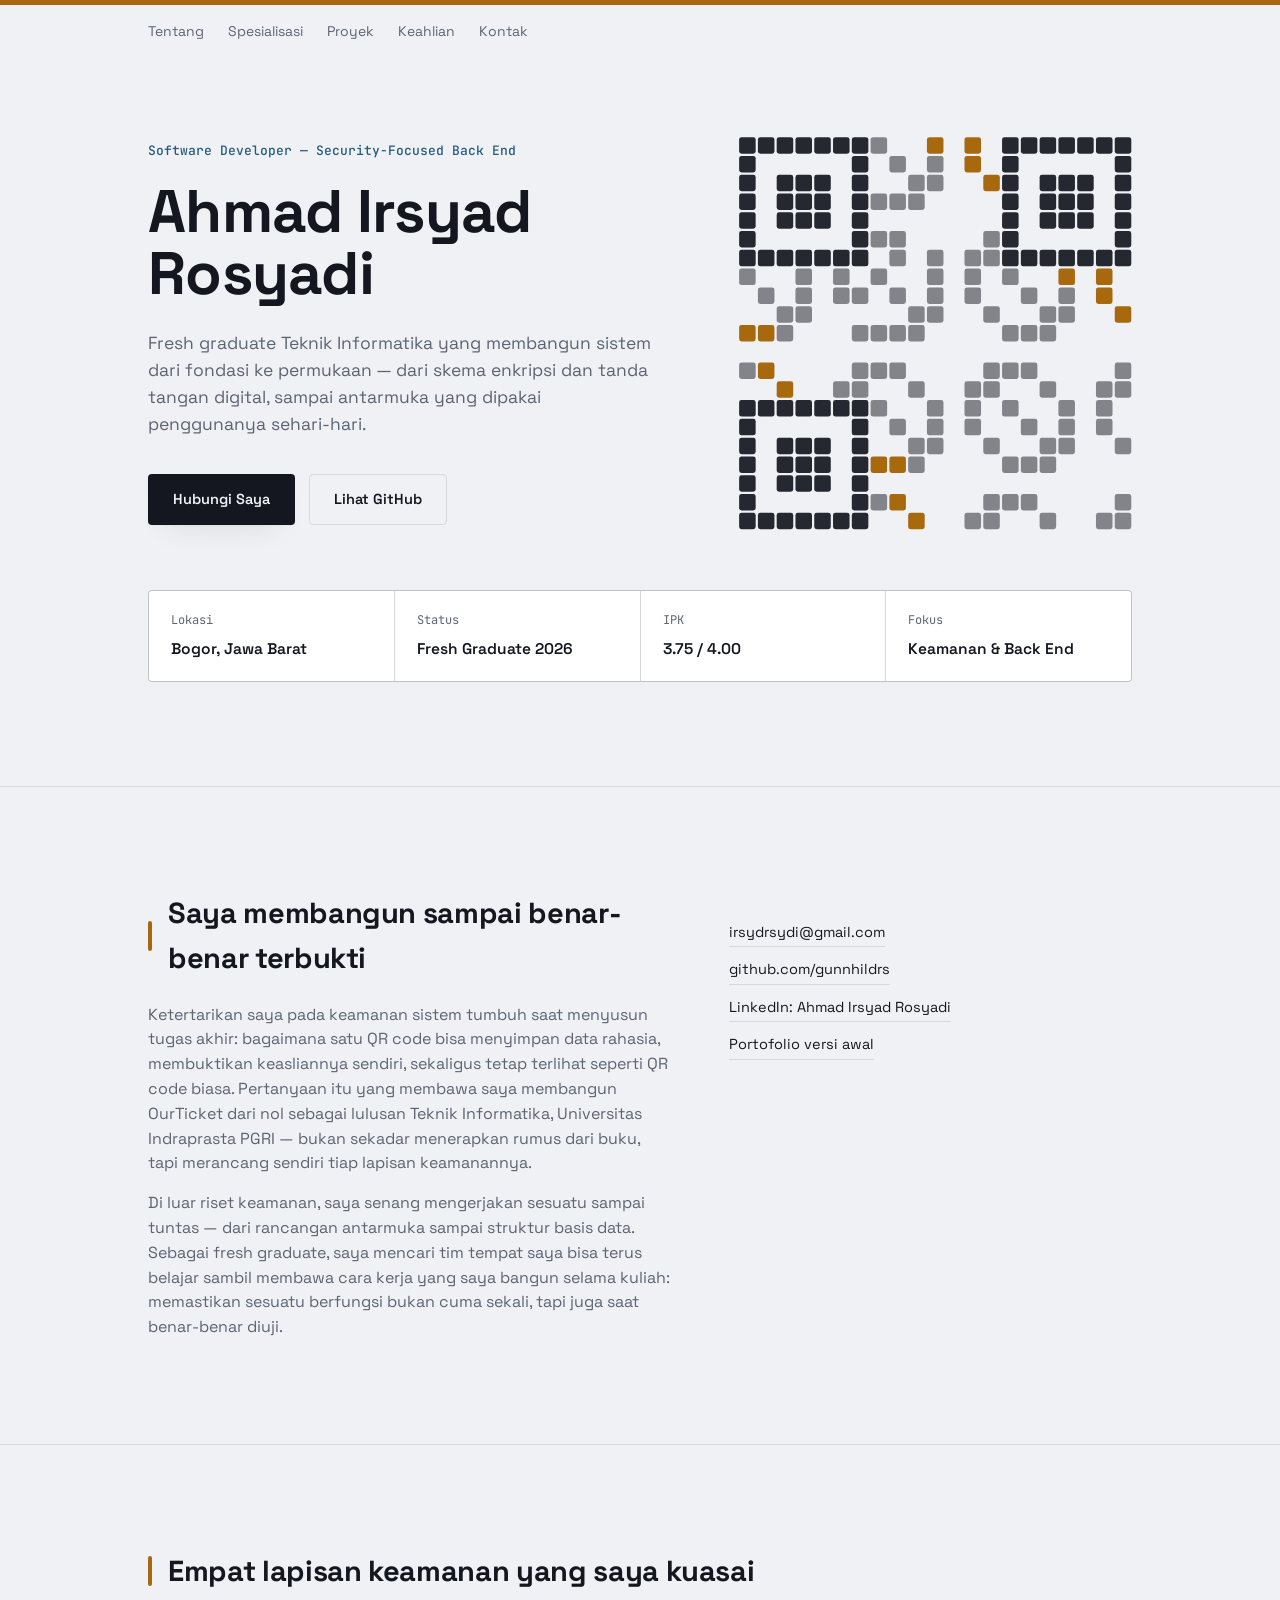
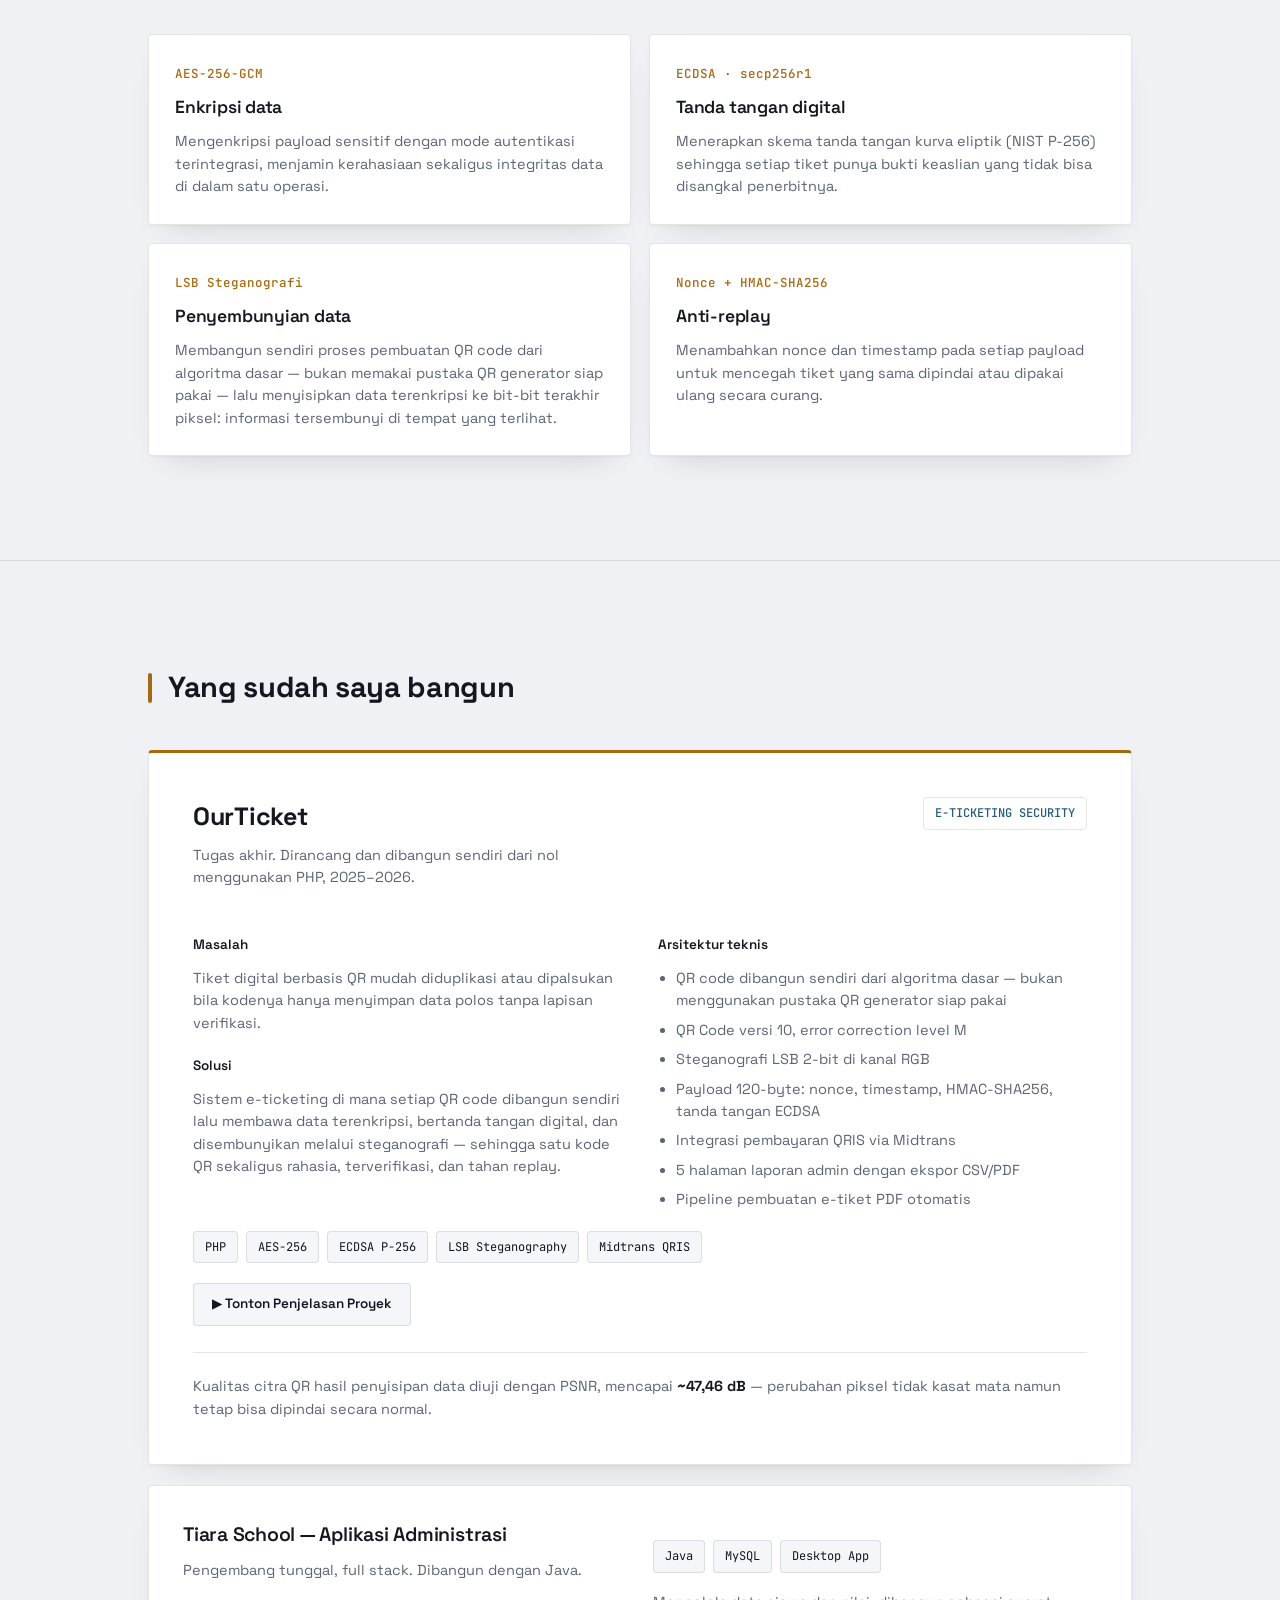
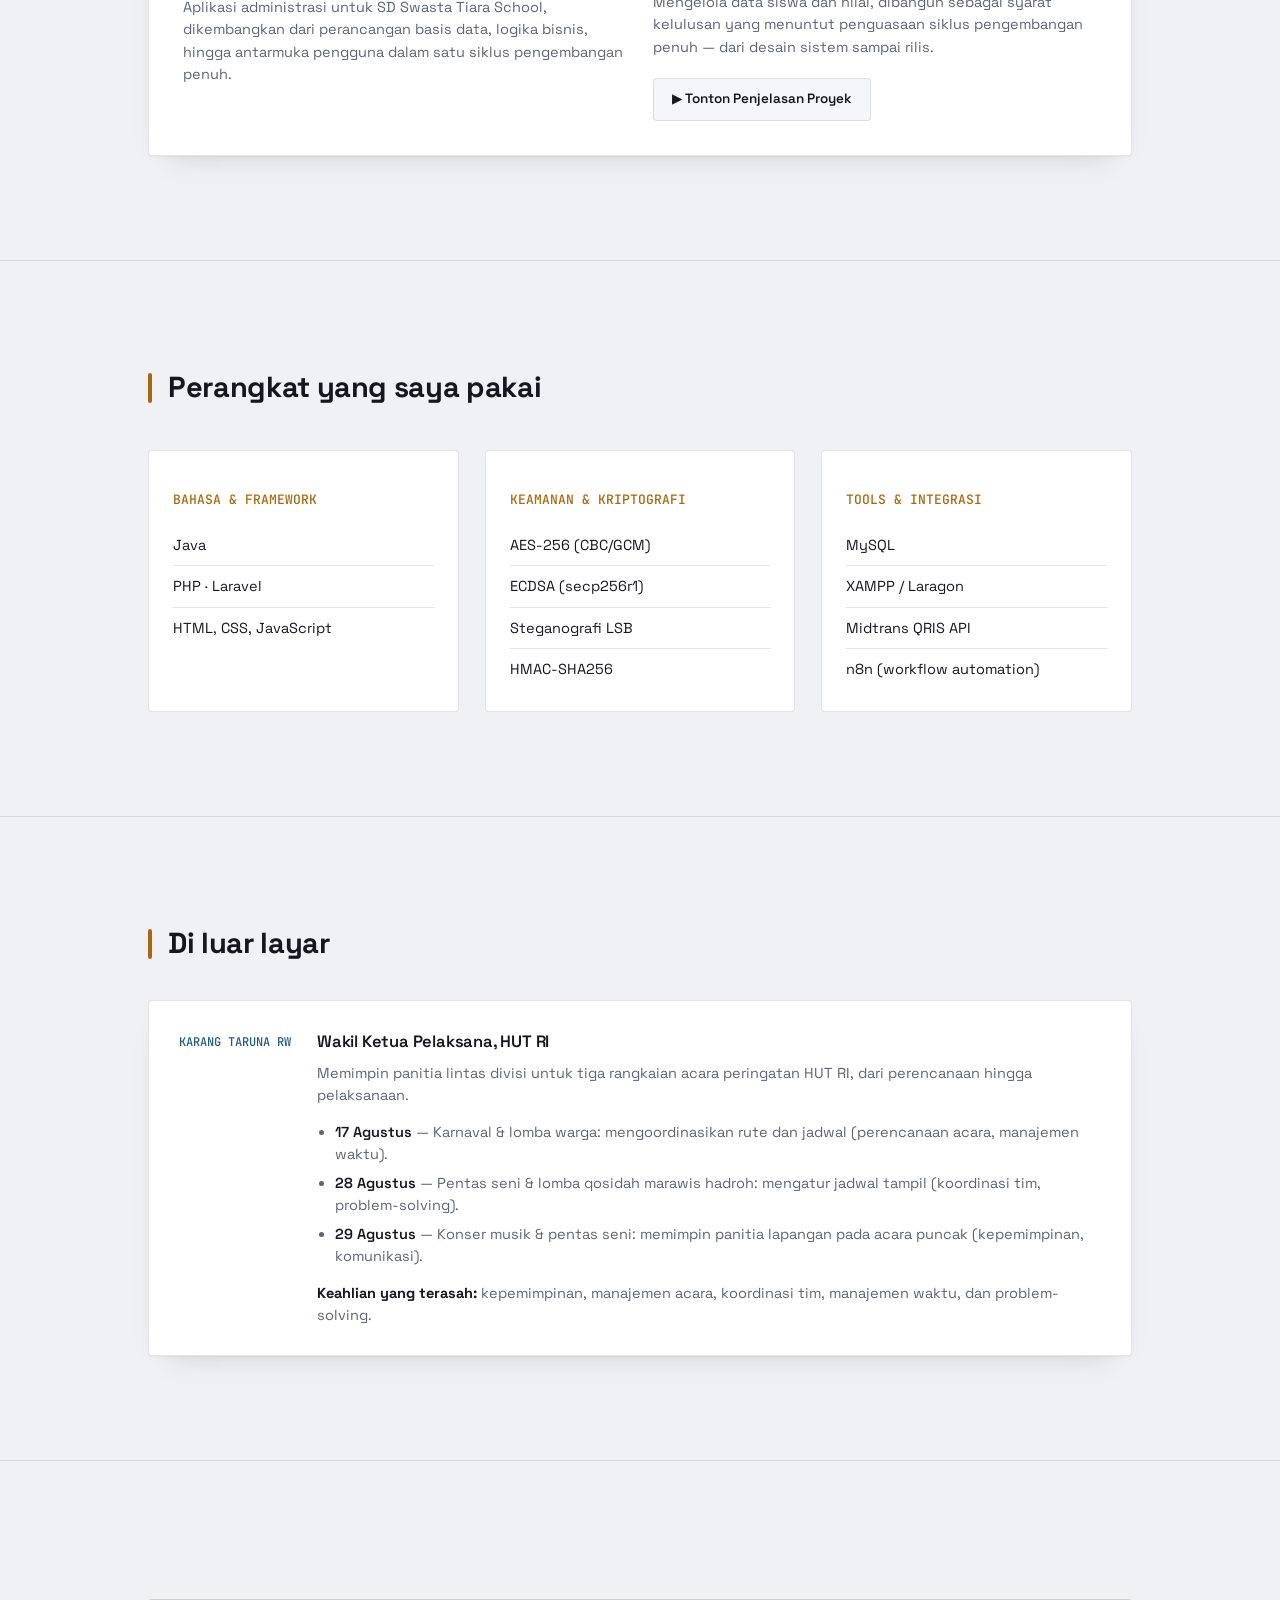
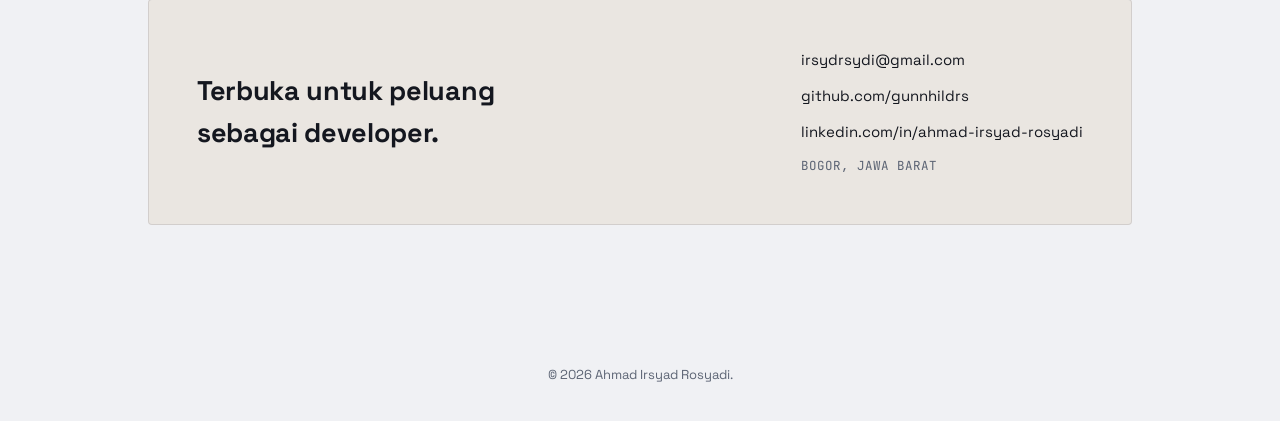
<file: debbugingindex.html>
<!DOCTYPE html>
<html lang="id">
<head>
<meta charset="UTF-8">
<meta name="viewport" content="width=device-width, initial-scale=1, viewport-fit=cover">
<title>Ahmad Irsyad Rosyadi — Software Developer</title>
<meta name="description" content="Portofolio Ahmad Irsyad Rosyadi, fresh graduate Teknik Informatika yang berfokus pada keamanan sistem dan pengembangan back end.">
<link rel="preconnect" href="https://fonts.googleapis.com">
<link rel="preconnect" href="https://fonts.gstatic.com" crossorigin>
<link href="https://fonts.googleapis.com/css2?family=Space+Grotesk:wght@400;500;600;700&family=JetBrains+Mono:wght@400;500;600&display=swap" rel="stylesheet">
<style>
  :root {
    --bg: #F0F1F4;
    --panel: #FFFFFF;
    --panel-2: #F5F6F9;
    --ink: #14171F;
    --mute: #5C6474;
    --gold: #A8690E;
    --gold-tint: rgba(168,105,14,0.08);
    --blue: #245C80;
    --border: rgba(20,23,31,0.11);
    --radius: 4px;
    --shadow: 0 1px 2px rgba(20,23,31,0.04), 0 14px 32px -20px rgba(20,23,31,0.22);
    box-sizing: border-box;
    padding-top: env(safe-area-inset-top, 0px);
    padding-bottom: env(safe-area-inset-bottom, 0px);
  }
  @media (prefers-color-scheme: dark) {
    :root:not([data-theme="light"]) {
      --bg: #0D0F15;
      --panel: #161A22;
      --panel-2: #1B202A;
      --ink: #EDEFF3;
      --mute: #8A93A6;
      --gold: #E2A94C;
      --gold-tint: rgba(226,169,76,0.10);
      --blue: #6FB6DE;
      --border: rgba(237,239,243,0.13);
      --shadow: 0 1px 2px rgba(0,0,0,0.3), 0 16px 40px -20px rgba(0,0,0,0.55);
    }
  }
  :root[data-theme="dark"] {
    --bg: #0D0F15;
    --panel: #161A22;
    --panel-2: #1B202A;
    --ink: #EDEFF3;
    --mute: #8A93A6;
    --gold: #E2A94C;
    --gold-tint: rgba(226,169,76,0.10);
    --blue: #6FB6DE;
    --border: rgba(237,239,243,0.13);
    --shadow: 0 1px 2px rgba(0,0,0,0.3), 0 16px 40px -20px rgba(0,0,0,0.55);
  }
  html { scroll-padding-top: env(safe-area-inset-top, 0px); scroll-behavior: smooth; }
  .letterhead-bar { height: 5px; background: var(--gold); width: 100%; }
  * { box-sizing: border-box; }
  body {
    margin: 0;
    background: var(--bg);
    color: var(--ink);
    font-family: "Space Grotesk", ui-sans-serif, system-ui, -apple-system, "Segoe UI", sans-serif;
    line-height: 1.55;
    -webkit-font-smoothing: antialiased;
  }
  .mono { font-family: "JetBrains Mono", ui-monospace, SFMono-Regular, Menlo, Consolas, monospace; }
  a { color: inherit; }
  img, svg { max-width: 100%; display: block; }

  .wrap { max-width: 1040px; margin: 0 auto; padding: 0 28px; }
  section { padding: 104px 0; border-bottom: 1px solid var(--border); }
  section:last-of-type { border-bottom: none; }
  h1, h2, h3 { margin: 0; font-weight: 700; letter-spacing: -0.012em; }
  p { margin: 0; }

  /* ---- nav ---- */
  .nav {
    position: sticky;
    top: env(safe-area-inset-top, 0px);
    z-index: 20;
    background: color-mix(in srgb, var(--bg) 86%, transparent);
    backdrop-filter: blur(12px);
    border-bottom: 1px solid transparent;
    transition: border-color .25s ease, box-shadow .25s ease;
  }
  .nav.is-scrolled { border-color: var(--border); box-shadow: 0 8px 24px -20px rgba(0,0,0,0.4); }
  .nav-inner {
    max-width: 1040px;
    margin: 0 auto;
    padding: 16px 28px;
    display: flex;
    align-items: center;
    justify-content: space-between;
    gap: 16px;
  }
  .nav-brand { display: flex; align-items: center; gap: 10px; text-decoration: none; }
  .nav-mark-badge {
    width: 28px; height: 28px;
    border-radius: 6px;
    background: var(--ink);
    color: var(--bg);
    display: flex; align-items: center; justify-content: center;
    font-family: "JetBrains Mono", monospace;
    font-size: 12px; font-weight: 600;
    flex: 0 0 auto;
  }
  .nav-brand span.name { font-weight: 600; font-size: 14.5px; white-space: nowrap; }
  .nav-links { display: flex; gap: 24px; list-style: none; margin: 0; padding: 0; font-size: 14px; overflow-x: auto; }
  .nav-links a { text-decoration: none; color: var(--mute); white-space: nowrap; transition: color .15s ease; }
  .nav-links a:hover { color: var(--ink); }

  /* ---- hero ---- */
  .hero { padding-top: 76px; }
  .hero-grid { display: grid; grid-template-columns: 1.15fr 0.85fr; gap: 56px; align-items: center; }
  .eyebrow-role { font-family: "JetBrains Mono", monospace; font-size: 13px; color: var(--blue); margin-bottom: 20px; display: block; font-weight: 500; }
  .hero h1 { font-size: clamp(38px, 5.6vw, 60px); line-height: 1.04; }
  .hero-lede { margin-top: 24px; max-width: 46ch; color: var(--mute); font-size: 17.5px; }
  .hero-cta { display: flex; gap: 14px; margin-top: 36px; flex-wrap: wrap; }
  .btn {
    display: inline-flex; align-items: center; gap: 8px;
    padding: 13px 24px;
    border-radius: var(--radius);
    text-decoration: none;
    font-size: 14.5px;
    font-weight: 600;
    border: 1px solid transparent;
    transition: transform .15s ease, box-shadow .15s ease, background .15s ease;
  }
  .btn-primary { background: var(--ink); color: var(--bg); box-shadow: var(--shadow); }
  .btn-primary:hover { transform: translateY(-1px); }
  .btn-ghost { border-color: var(--border); color: var(--ink); }
  .btn-ghost:hover { background: var(--panel-2); }
  .btn-video { border-color: var(--border); background: var(--panel-2); color: var(--ink); font-size: 13.5px; padding: 10px 18px; margin-top: 20px; }
  .btn-video:hover { border-color: var(--gold); color: var(--gold); background: var(--gold-tint); }
  .hero-visual svg { width: 100%; height: auto; }

  .facts { margin-top: 60px; display: grid; grid-template-columns: repeat(4, 1fr); gap: 1px; background: var(--border); border: 1px solid var(--border); border-radius: var(--radius); overflow: hidden; }
  .fact { background: var(--panel); padding: 20px 22px; }
  .fact-label { font-size: 12px; color: var(--mute); font-family: "JetBrains Mono", monospace; }
  .fact-value { margin-top: 7px; font-size: 15.5px; font-weight: 600; }

  /* ---- section head device ---- */
  .section-head { display: flex; align-items: center; gap: 16px; margin-bottom: 22px; }
  .accent-bar { width: 4px; height: 30px; background: var(--gold); border-radius: 2px; flex: 0 0 auto; }
  .section-head h2 { font-size: 29px; }

  /* ---- about ---- */
  .about-grid { display: grid; grid-template-columns: 1.3fr 1fr; gap: 56px; }
  .about p { color: var(--mute); font-size: 16px; max-width: 60ch; }
  .about p + p { margin-top: 15px; }
  .about-links { margin-top: 30px; display: flex; flex-direction: column; gap: 11px; font-size: 14.5px; }
  .about-links a { text-decoration: none; border-bottom: 1px solid var(--border); padding-bottom: 3px; width: fit-content; transition: border-color .15s ease, color .15s ease; }
  .about-links a:hover { border-color: var(--gold); color: var(--gold); }

  /* ---- specialisasi ---- */
  .spec-grid { display: grid; grid-template-columns: repeat(2, 1fr); gap: 18px; margin-top: 40px; }
  .spec-card {
    background: var(--panel);
    border: 1px solid var(--border);
    padding: 26px;
    border-radius: var(--radius);
    box-shadow: var(--shadow);
    transition: transform .18s ease, box-shadow .18s ease;
  }
  .spec-card:hover { transform: translateY(-2px); }
  .spec-tag { font-family: "JetBrains Mono", monospace; font-size: 12.5px; color: var(--gold); display: inline-block; margin-bottom: 11px; font-weight: 500; }
  .spec-card h3 { font-size: 17.5px; margin-bottom: 9px; font-weight: 600; }
  .spec-card p { color: var(--mute); font-size: 14.5px; }

  /* ---- projects ---- */
  .project-case {
    background: var(--panel);
    border: 1px solid var(--border);
    border-top: 3px solid var(--gold);
    border-radius: var(--radius);
    padding: 44px;
    margin-top: 40px;
    box-shadow: var(--shadow);
  }
  .project-head { display: flex; justify-content: space-between; align-items: flex-start; gap: 20px; flex-wrap: wrap; }
  .project-head h3 { font-size: 25px; }
  .project-role { color: var(--mute); font-size: 14.5px; margin-top: 8px; max-width: 52ch; }
  .project-badge { font-family: "JetBrains Mono", monospace; font-size: 12px; color: var(--blue); border: 1px solid var(--border); padding: 6px 11px; border-radius: var(--radius); white-space: nowrap; font-weight: 500; }
  .project-body { margin-top: 28px; display: grid; grid-template-columns: 1fr 1fr; gap: 36px; }
  .project-col h4 { font-size: 13.5px; color: var(--ink); font-weight: 600; margin-bottom: 11px; }
  .project-col p, .project-col li { font-size: 14.5px; color: var(--mute); }
  .project-col ul { margin: 0; padding-left: 18px; }
  .project-col li + li { margin-top: 7px; }
  .spec-chips { display: flex; flex-wrap: wrap; gap: 8px; margin-top: 20px; }
  .chip { font-family: "JetBrains Mono", monospace; font-size: 12px; padding: 6px 11px; background: var(--panel-2); border: 1px solid var(--border); border-radius: var(--radius); color: var(--ink); }
  .project-result { margin-top: 26px; padding-top: 22px; border-top: 1px solid var(--border); font-size: 14.5px; color: var(--mute); }
  .project-result strong { color: var(--ink); }

  .project-secondary {
    background: var(--panel);
    border: 1px solid var(--border);
    border-radius: var(--radius);
    padding: 34px;
    margin-top: 20px;
    display: grid;
    grid-template-columns: 1fr 1fr;
    gap: 26px;
    align-items: start;
    box-shadow: var(--shadow);
  }
  .project-secondary h3 { font-size: 19.5px; font-weight: 600; }
  .project-secondary .project-role { margin-bottom: 15px; }
  .project-secondary p { color: var(--mute); font-size: 14.5px; }

  /* ---- skills ---- */
  .skills-grid { margin-top: 40px; display: grid; grid-template-columns: repeat(3, 1fr); gap: 26px; }
  .skill-group { background: var(--panel); border: 1px solid var(--border); border-radius: var(--radius); padding: 22px 24px; }
  .skill-group h4 { font-size: 13px; font-family: "JetBrains Mono", monospace; color: var(--gold); margin-bottom: 14px; font-weight: 500; }
  .skill-group ul { list-style: none; margin: 0; padding: 0; }
  .skill-group li { font-size: 14.5px; padding: 9px 0; border-bottom: 1px solid var(--border); }
  .skill-group li:last-child { border-bottom: none; }

  /* ---- org ---- */
  .org-card {
    margin-top: 34px;
    display: flex;
    gap: 26px;
    align-items: flex-start;
    background: var(--panel);
    border: 1px solid var(--border);
    border-radius: var(--radius);
    padding: 28px 30px;
    box-shadow: var(--shadow);
  }
  .org-mark { font-family: "JetBrains Mono", monospace; font-size: 12px; color: var(--blue); padding-top: 4px; white-space: nowrap; font-weight: 500; }
  .org-card h3 { font-size: 16.5px; margin-bottom: 7px; font-weight: 600; }
  .org-card p { color: var(--mute); font-size: 14.5px; }
  .org-card ul { margin: 14px 0 0; padding-left: 18px; }
  .org-card li { font-size: 14.5px; color: var(--mute); }
  .org-card li + li { margin-top: 6px; }
  .org-card li strong { color: var(--ink); font-weight: 600; }

  /* ---- contact ---- */
  .contact-panel {
    margin-top: 34px;
    background: var(--gold-tint);
    border: 1px solid var(--border);
    border-radius: var(--radius);
    padding: 48px;
    display: grid;
    grid-template-columns: 1fr auto;
    gap: 24px;
    align-items: center;
  }
  .contact-panel h2 { font-size: 27px; max-width: 20ch; font-weight: 700; }
  .contact-links { display: flex; flex-direction: column; gap: 13px; }
  .contact-links a { text-decoration: none; font-size: 15px; display: flex; align-items: center; gap: 10px; transition: color .15s ease; }
  .contact-links a:hover { color: var(--gold); }
  .contact-links .mono { color: var(--mute); font-size: 12.5px; }

  footer { padding: 36px 0 calc(36px + env(safe-area-inset-bottom, 0px)); text-align: center; color: var(--mute); font-size: 13px; }

  @media (max-width: 780px) {
    .hero-grid { grid-template-columns: 1fr; }
    .hero-visual { order: -1; max-width: 220px; margin: 0 auto; }
    .facts { grid-template-columns: repeat(2, 1fr); }
    .about-grid { grid-template-columns: 1fr; }
    .spec-grid { grid-template-columns: 1fr; }
    .project-body { grid-template-columns: 1fr; }
    .project-secondary { grid-template-columns: 1fr; }
    .skills-grid { grid-template-columns: 1fr 1fr; }
    .contact-panel { grid-template-columns: 1fr; text-align: left; }
    section { padding: 72px 0; }
  }
  @media (max-width: 480px) {
    .skills-grid { grid-template-columns: 1fr; }
  }

  @media (prefers-reduced-motion: no-preference) {
    .hero-visual rect { animation: reveal .45s ease backwards; }
  }
  @keyframes reveal {
    from { opacity: 0; transform: scale(0.5); transform-origin: center; }
    to { opacity: 1; transform: scale(1); }
  }
</style>
</head>
<body>

<div class="letterhead-bar" aria-hidden="true"></div>

<header class="nav" id="siteNav">
  <div class="nav-inner">
    
    <ul class="nav-links">
      <li><a href="#tentang">Tentang</a></li>
      <li><a href="#spesialisasi">Spesialisasi</a></li>
      <li><a href="#proyek">Proyek</a></li>
      <li><a href="#keahlian">Keahlian</a></li>
      <li><a href="#kontak">Kontak</a></li>
    </ul>
  </div>
</header>

<main>

  <section class="hero" id="home">
    <div class="wrap hero-grid">
      <div>
        <span class="eyebrow-role mono">Software Developer — Security-Focused Back End</span>
        <h1>Ahmad Irsyad<br>Rosyadi</h1>
        <p class="hero-lede">Fresh graduate Teknik Informatika yang membangun sistem dari fondasi ke permukaan — dari skema enkripsi dan tanda tangan digital, sampai antarmuka yang dipakai penggunanya sehari-hari.</p>
        <div class="hero-cta">
          <a class="btn btn-primary" href="mailto:irsydrsydi@gmail.com">Hubungi Saya</a>
          <a class="btn btn-ghost" href="https://github.com/gunnhildrs" target="_blank" rel="noopener">Lihat GitHub</a>
        </div>
      </div>
      <div class="hero-visual" aria-hidden="true">
        <svg viewBox="0 0 210 210" xmlns="http://www.w3.org/2000/svg">
          <g id="grid"></g>
        </svg>
      </div>
    </div>

    <div class="wrap">
      <div class="facts">
        <div class="fact">
          <div class="fact-label mono">Lokasi</div>
          <div class="fact-value">Bogor, Jawa Barat</div>
        </div>
        <div class="fact">
          <div class="fact-label mono">Status</div>
          <div class="fact-value">Fresh Graduate 2026</div>
        </div>
        <div class="fact">
          <div class="fact-label mono">IPK</div>
          <div class="fact-value">3.75 / 4.00</div>
        </div>
        <div class="fact">
          <div class="fact-label mono">Fokus</div>
          <div class="fact-value">Keamanan &amp; Back End</div>
        </div>
      </div>
    </div>
  </section>

  <section class="about" id="tentang">
    <div class="wrap about-grid">
      <div>
        <div class="section-head"><span class="accent-bar"></span><h2>Saya membangun sampai benar-benar terbukti</h2></div>
        <p>Ketertarikan saya pada keamanan sistem tumbuh saat menyusun tugas akhir: bagaimana satu QR code bisa menyimpan data rahasia, membuktikan keasliannya sendiri, sekaligus tetap terlihat seperti QR code biasa. Pertanyaan itu yang membawa saya membangun OurTicket dari nol sebagai lulusan Teknik Informatika, Universitas Indraprasta PGRI — bukan sekadar menerapkan rumus dari buku, tapi merancang sendiri tiap lapisan keamanannya.</p>
        <p>Di luar riset keamanan, saya senang mengerjakan sesuatu sampai tuntas — dari rancangan antarmuka sampai struktur basis data. Sebagai fresh graduate, saya mencari tim tempat saya bisa terus belajar sambil membawa cara kerja yang saya bangun selama kuliah: memastikan sesuatu berfungsi bukan cuma sekali, tapi juga saat benar-benar diuji.</p>
      </div>
      <div class="about-links">
        <a href="mailto:irsydrsydi@gmail.com">irsydrsydi@gmail.com</a>
        <a href="https://github.com/gunnhildrs" target="_blank" rel="noopener">github.com/gunnhildrs</a>
        <a href="https://www.linkedin.com/in/ahmad-irsyad-rosyadi-73419943b/" target="_blank" rel="noopener">LinkedIn: Ahmad Irsyad Rosyadi</a>
        <a href="https://gunnhildrs.github.io/Portofolio/" target="_blank" rel="noopener">Portofolio versi awal</a>
      </div>
    </div>
  </section>

  <section class="specialisasi" id="spesialisasi">
    <div class="wrap">
      <div class="section-head"><span class="accent-bar"></span><h2>Empat lapisan keamanan yang saya kuasai</h2></div>
      <div class="spec-grid">
        <div class="spec-card">
          <span class="spec-tag mono">AES-256-GCM</span>
          <h3>Enkripsi data</h3>
          <p>Mengenkripsi payload sensitif dengan mode autentikasi terintegrasi, menjamin kerahasiaan sekaligus integritas data di dalam satu operasi.</p>
        </div>
        <div class="spec-card">
          <span class="spec-tag mono">ECDSA · secp256r1</span>
          <h3>Tanda tangan digital</h3>
          <p>Menerapkan skema tanda tangan kurva eliptik (NIST P-256) sehingga setiap tiket punya bukti keaslian yang tidak bisa disangkal penerbitnya.</p>
        </div>
        <div class="spec-card">
          <span class="spec-tag mono">LSB Steganografi</span>
          <h3>Penyembunyian data</h3>
          <p>Membangun sendiri proses pembuatan QR code dari algoritma dasar — bukan memakai pustaka QR generator siap pakai — lalu menyisipkan data terenkripsi ke bit-bit terakhir piksel: informasi tersembunyi di tempat yang terlihat.</p>
        </div>
        <div class="spec-card">
          <span class="spec-tag mono">Nonce + HMAC-SHA256</span>
          <h3>Anti-replay</h3>
          <p>Menambahkan nonce dan timestamp pada setiap payload untuk mencegah tiket yang sama dipindai atau dipakai ulang secara curang.</p>
        </div>
      </div>
    </div>
  </section>

  <section class="projects" id="proyek">
    <div class="wrap">
      <div class="section-head"><span class="accent-bar"></span><h2>Yang sudah saya bangun</h2></div>

      <div class="project-case">
        <div class="project-head">
          <div>
            <h3>OurTicket</h3>
            <p class="project-role">Tugas akhir. Dirancang dan dibangun sendiri dari nol menggunakan PHP, 2025–2026.</p>
          </div>
          <span class="project-badge mono">E-TICKETING SECURITY</span>
        </div>

        <div class="project-body">
          <div class="project-col">
            <h4>Masalah</h4>
            <p>Tiket digital berbasis QR mudah diduplikasi atau dipalsukan bila kodenya hanya menyimpan data polos tanpa lapisan verifikasi.</p>
            <h4 style="margin-top:22px;">Solusi</h4>
            <p>Sistem e-ticketing di mana setiap QR code dibangun sendiri lalu membawa data terenkripsi, bertanda tangan digital, dan disembunyikan melalui steganografi — sehingga satu kode QR sekaligus rahasia, terverifikasi, dan tahan replay.</p>
          </div>
          <div class="project-col">
            <h4>Arsitektur teknis</h4>
            <ul>
              <li>QR code dibangun sendiri dari algoritma dasar — bukan menggunakan pustaka QR generator siap pakai</li>
              <li>QR Code versi 10, error correction level M</li>
              <li>Steganografi LSB 2-bit di kanal RGB</li>
              <li>Payload 120-byte: nonce, timestamp, HMAC-SHA256, tanda tangan ECDSA</li>
              <li>Integrasi pembayaran QRIS via Midtrans</li>
              <li>5 halaman laporan admin dengan ekspor CSV/PDF</li>
              <li>Pipeline pembuatan e-tiket PDF otomatis</li>
            </ul>
          </div>
        </div>

        <div class="spec-chips">
          <span class="chip">PHP</span>
          <span class="chip">AES-256</span>
          <span class="chip">ECDSA P-256</span>
          <span class="chip">LSB Steganography</span>
          <span class="chip">Midtrans QRIS</span>
        </div>

        <a class="btn btn-video" href="https://youtu.be/-yiVfo2qHEk?si=a1ds0WFKegNP-yh2" target="_blank" rel="noopener">▶ Tonton Penjelasan Proyek</a>

        <div class="project-result">
          Kualitas citra QR hasil penyisipan data diuji dengan PSNR, mencapai <strong>~47,46 dB</strong> — perubahan piksel tidak kasat mata namun tetap bisa dipindai secara normal.
        </div>
      </div>

      <div class="project-secondary">
        <div>
          <h3>Tiara School — Aplikasi Administrasi</h3>
          <p class="project-role">Pengembang tunggal, full stack. Dibangun dengan Java.</p>
          <p>Aplikasi administrasi untuk SD Swasta Tiara School, dikembangkan dari perancangan basis data, logika bisnis, hingga antarmuka pengguna dalam satu siklus pengembangan penuh.</p>
        </div>
        <div>
          <div class="spec-chips">
            <span class="chip">Java</span>
            <span class="chip">MySQL</span>
            <span class="chip">Desktop App</span>
          </div>
          <p style="margin-top:18px;">Mengelola data siswa dan nilai, dibangun sebagai syarat kelulusan yang menuntut penguasaan siklus pengembangan penuh — dari desain sistem sampai rilis.</p>
          <a class="btn btn-video" href="https://youtu.be/snCtvcUkfpo?si=xJoqIR74dkqGcnTs" target="_blank" rel="noopener">▶ Tonton Penjelasan Proyek</a>
        </div>
      </div>
    </div>
  </section>

  <section class="skills" id="keahlian">
    <div class="wrap">
      <div class="section-head"><span class="accent-bar"></span><h2>Perangkat yang saya pakai</h2></div>
      <div class="skills-grid">
        <div class="skill-group">
          <h4>BAHASA &amp; FRAMEWORK</h4>
          <ul>
            <li>Java</li>
            <li>PHP · Laravel</li>
            <li>HTML, CSS, JavaScript</li>
          </ul>
        </div>
        <div class="skill-group">
          <h4>KEAMANAN &amp; KRIPTOGRAFI</h4>
          <ul>
            <li>AES-256 (CBC/GCM)</li>
            <li>ECDSA (secp256r1)</li>
            <li>Steganografi LSB</li>
            <li>HMAC-SHA256</li>
          </ul>
        </div>
        <div class="skill-group">
          <h4>TOOLS &amp; INTEGRASI</h4>
          <ul>
            <li>MySQL</li>
            <li>XAMPP / Laragon</li>
            <li>Midtrans QRIS API</li>
            <li>n8n (workflow automation)</li>
          </ul>
        </div>
      </div>
    </div>
  </section>

  <section class="org" id="organisasi">
    <div class="wrap">
      <div class="section-head"><span class="accent-bar"></span><h2>Di luar layar</h2></div>
      <div class="org-card">
        <span class="org-mark mono">KARANG TARUNA RW</span>
        <div>
          <h3>Wakil Ketua Pelaksana, HUT RI</h3>
          <p>Memimpin panitia lintas divisi untuk tiga rangkaian acara peringatan HUT RI, dari perencanaan hingga pelaksanaan.</p>
          <ul>
            <li><strong>17 Agustus</strong> — Karnaval & lomba warga: mengoordinasikan rute dan jadwal (perencanaan acara, manajemen waktu).</li>
            <li><strong>28 Agustus</strong> — Pentas seni & lomba qosidah marawis hadroh: mengatur jadwal tampil (koordinasi tim, problem-solving).</li>
            <li><strong>29 Agustus</strong> — Konser musik & pentas seni: memimpin panitia lapangan pada acara puncak (kepemimpinan, komunikasi).</li>
          </ul>
          <p style="margin-top:14px;"><strong style="color:var(--ink);">Keahlian yang terasah:</strong> kepemimpinan, manajemen acara, koordinasi tim, manajemen waktu, dan problem-solving.</p>
        </div>
      </div>
    </div>
  </section>

  <section class="contact" id="kontak">
    <div class="wrap">
      <div class="contact-panel">
        <h2>Terbuka untuk peluang sebagai developer.</h2>
        <div class="contact-links">
          <a href="mailto:irsydrsydi@gmail.com">irsydrsydi@gmail.com</a>
          <a href="https://github.com/gunnhildrs" target="_blank" rel="noopener">github.com/gunnhildrs</a>
          <a href="https://www.linkedin.com/in/ahmad-irsyad-rosyadi-73419943b/" target="_blank" rel="noopener">linkedin.com/in/ahmad-irsyad-rosyadi</a>
          <span class="mono">BOGOR, JAWA BARAT</span>
        </div>
      </div>
    </div>
  </section>

</main>

<footer>
  © 2026 Ahmad Irsyad Rosyadi.
</footer>

<script>
  (function () {
    // Sticky nav shadow on scroll
    var nav = document.getElementById("siteNav");
    window.addEventListener("scroll", function () {
      if (window.scrollY > 8) nav.classList.add("is-scrolled");
      else nav.classList.remove("is-scrolled");
    }, { passive: true });
  })();

  (function () {
    // Build a Version-1-style QR silhouette (21x21 modules) with real finder
    // patterns and a timing row/column, plus a gold "hidden signature" diagonal.
    var N = 21, cell = 10;
    var ns = "http://www.w3.org/2000/svg";
    var g = document.getElementById("grid");

    function inFinder(r, c) {
      var anchors = [[0,0],[0,14],[14,0]];
      for (var i = 0; i < anchors.length; i++) {
        var ar = anchors[i][0], ac = anchors[i][1];
        if (r >= ar && r < ar + 7 && c >= ac && c < ac + 7) {
          return { local: true, lr: r - ar, lc: c - ac };
        }
      }
      return null;
    }

    function finderFilled(lr, lc) {
      if (lr === 0 || lr === 6 || lc === 0 || lc === 6) return true;
      if (lr === 1 || lr === 5 || lc === 1 || lc === 5) return false;
      return true; // inner 3x3 eye
    }

    var delayStep = 0.0035;
    var i = 0;

    for (var r = 0; r < N; r++) {
      for (var c = 0; c < N; c++) {
        var fill = false;
        var accent = false;

        var f = inFinder(r, c);
        if (f) {
          fill = finderFilled(f.lr, f.lc);
        } else if (r === 6 && c >= 8 && c <= 12) {
          fill = (c % 2 === 0);
        } else if (c === 6 && r >= 8 && r <= 12) {
          fill = (r % 2 === 0);
        } else {
          fill = ((r * 31 + c * 17 + r * c) % 7) < 3;
          var diag = (r - c + N) % N;
          if (fill && diag >= 9 && diag <= 11) accent = true;
        }

        if (!fill) continue;

        var rect = document.createElementNS(ns, "rect");
        rect.setAttribute("x", c * cell + 0.6);
        rect.setAttribute("y", r * cell + 0.6);
        rect.setAttribute("width", cell - 1.2);
        rect.setAttribute("height", cell - 1.2);
        rect.setAttribute("rx", 1.3);
        rect.setAttribute("fill", accent ? "var(--gold)" : "var(--ink)");
        rect.style.opacity = accent ? "1" : (f ? "0.92" : "0.5");
        rect.style.animationDelay = (i * delayStep) + "s";
        g.appendChild(rect);
        i++;
      }
    }
  })();
</script>

</body>
</html>
</file>
